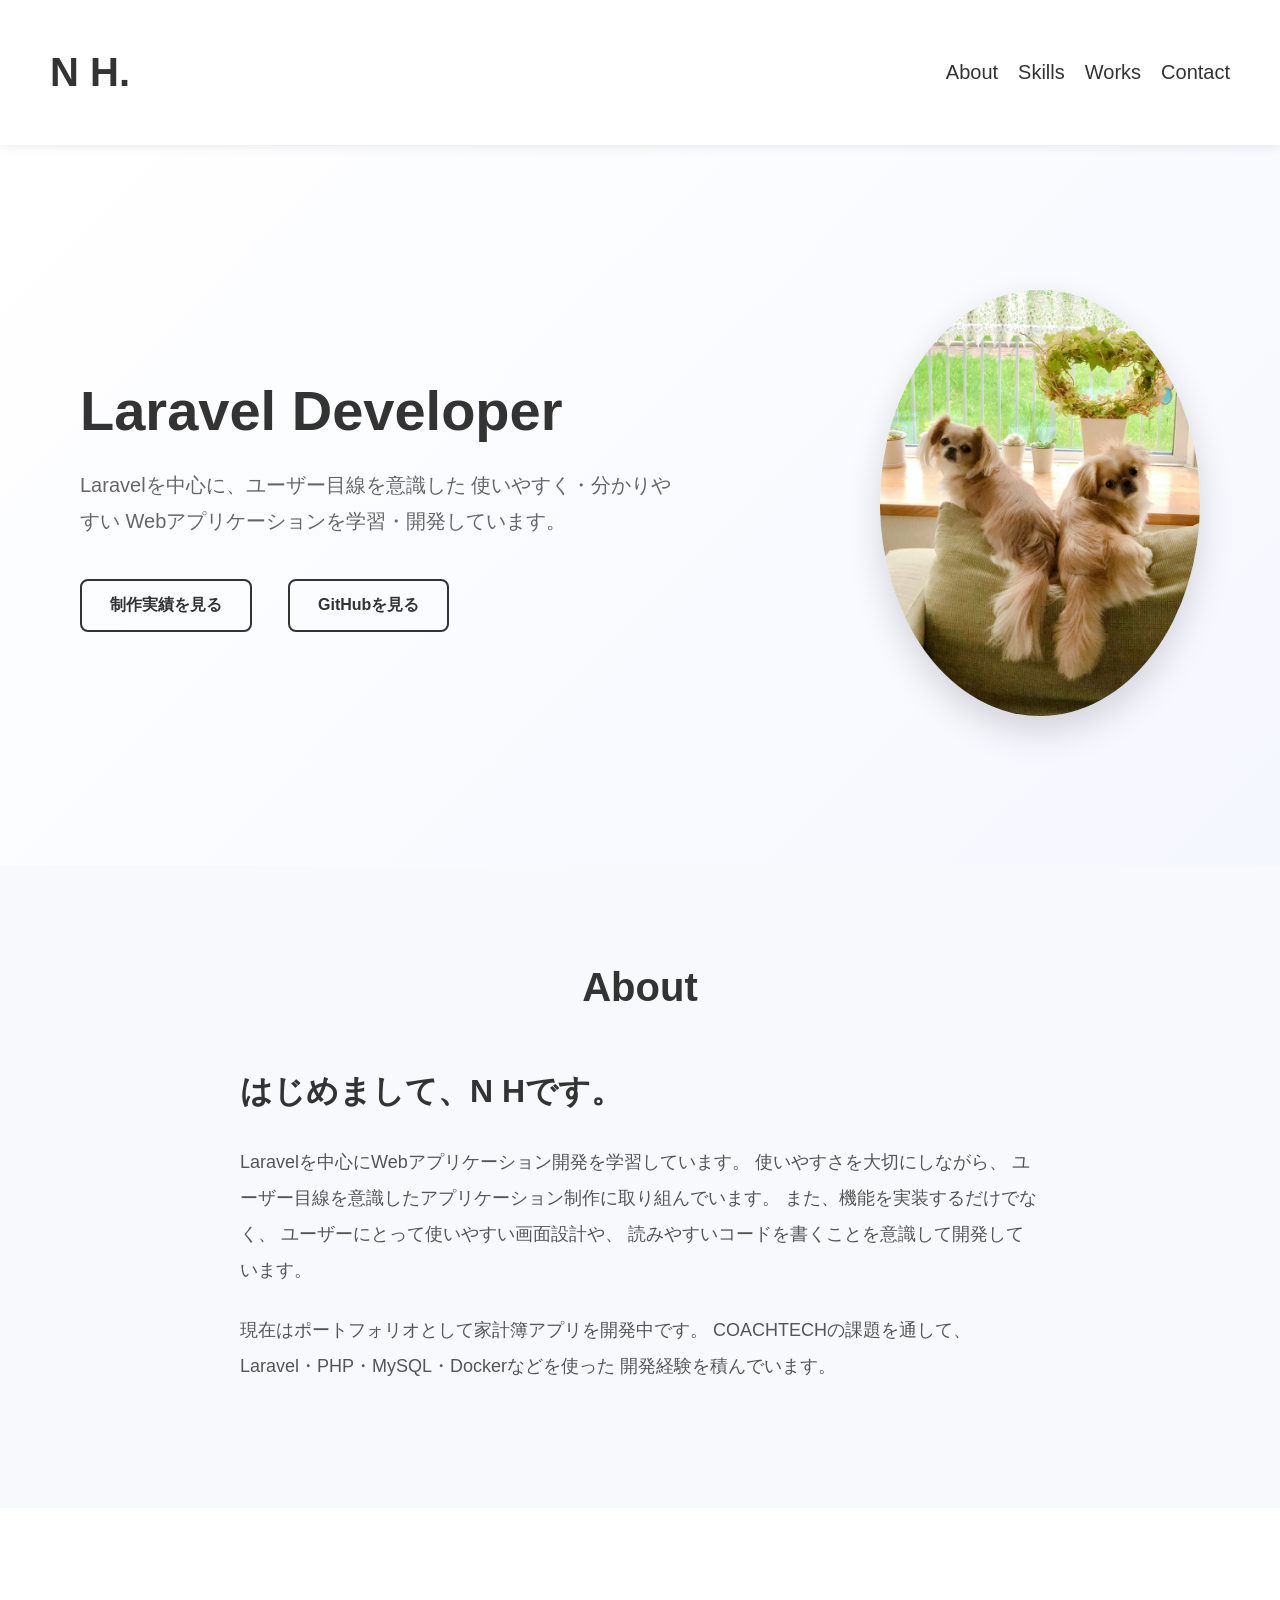
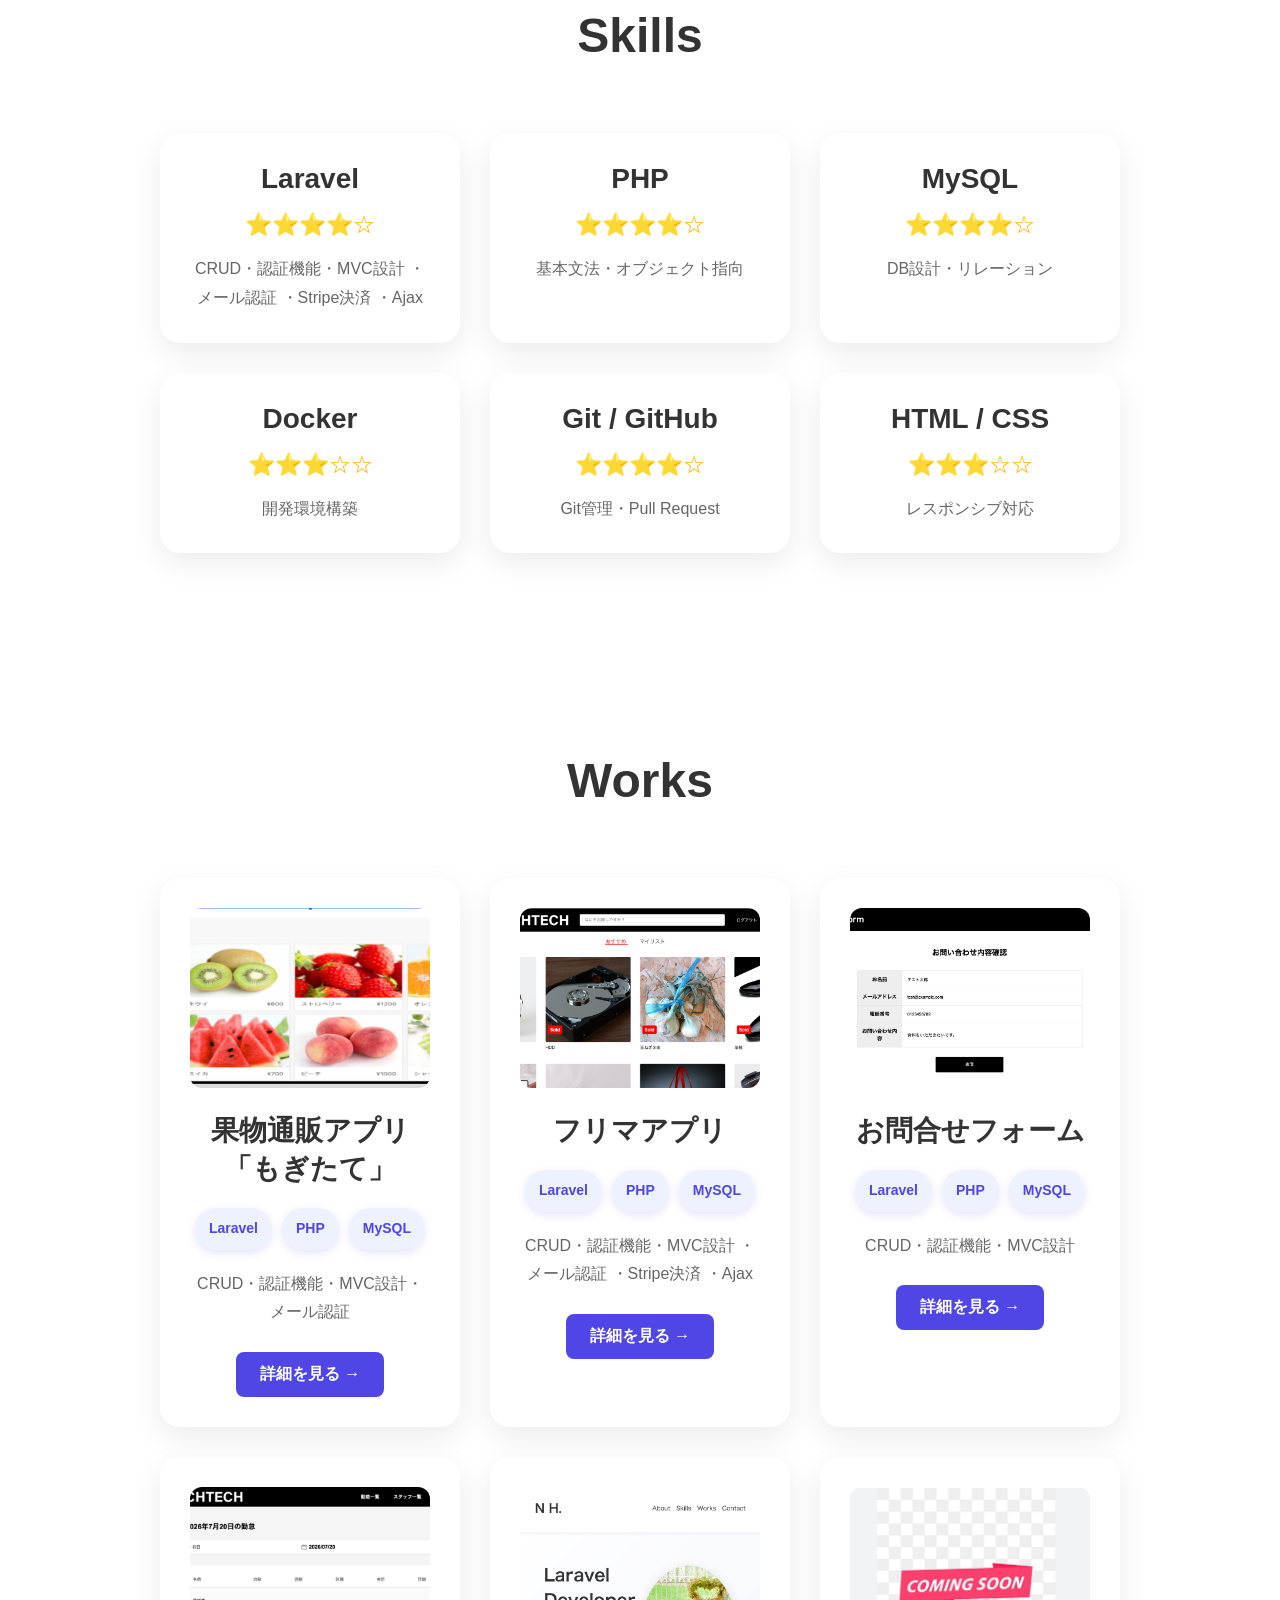
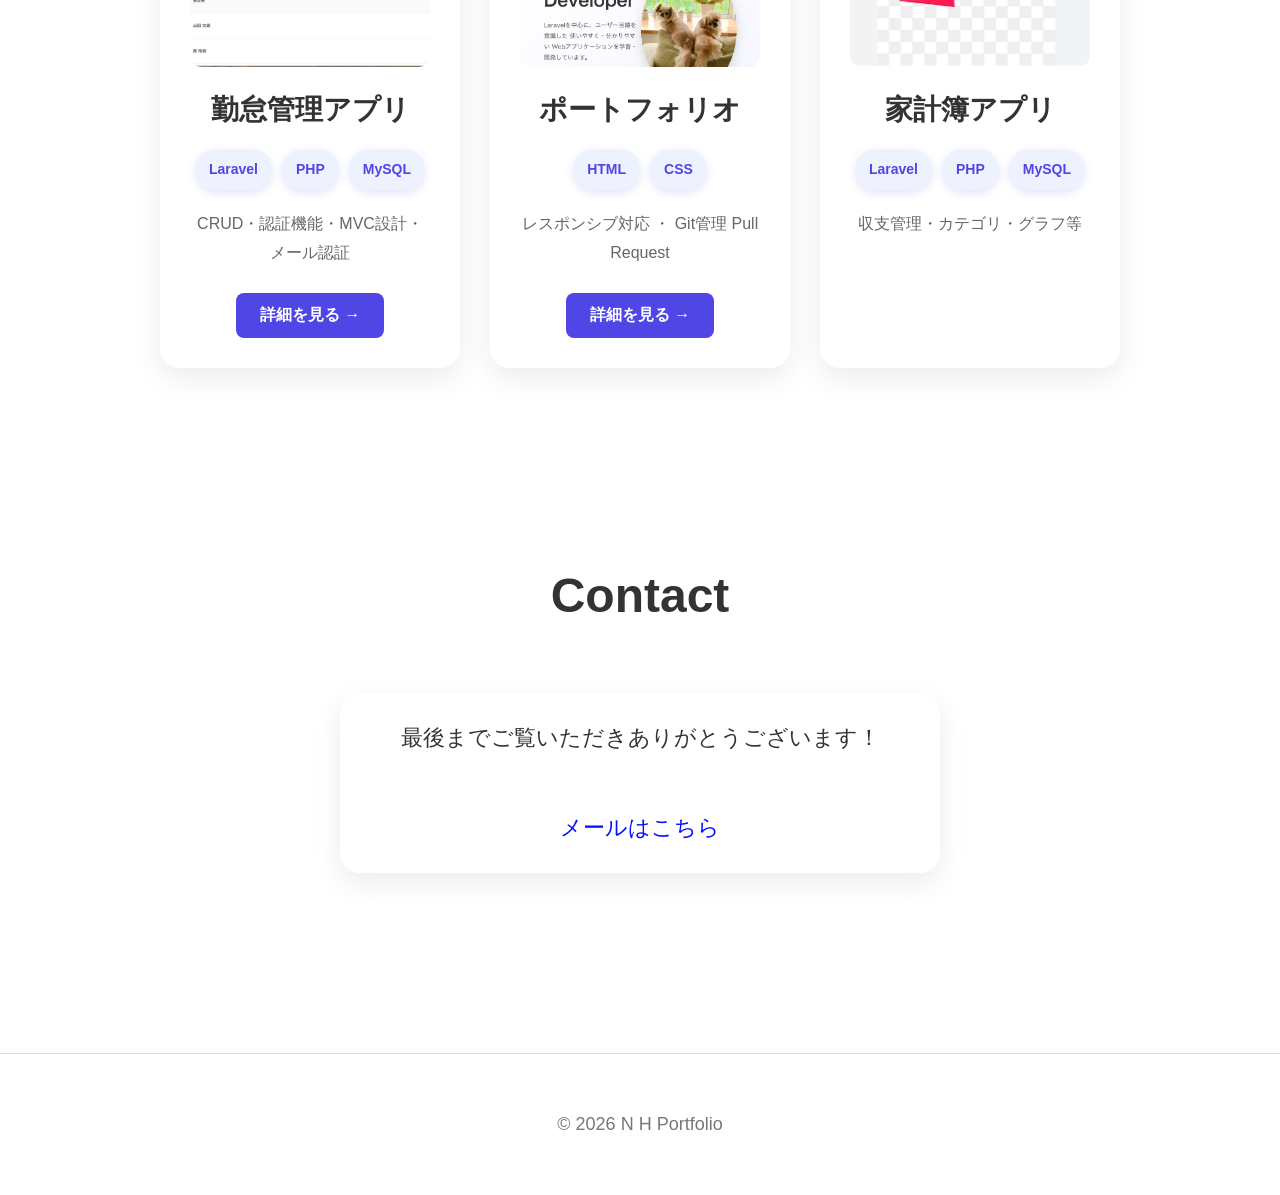
<file: index.html>
<!DOCTYPE html>
<html lang="ja">

    <head>
        <meta charset="UTF-8" />
        <meta name="viewport" content="width=device-width, initial-scale=1.0" />
        <meta name="description"
        content="Laravel・PHPを中心に学習している N H のポートフォリオです。制作実績やスキルを紹介しています。">
        <title>N H | Laravel Developer Portfolio</title>
        <link rel="stylesheet" href="css/style.css">
    </head>

    <body>
        <header>
            <div class="logo">
                <h1>N H.</h1>
            </div>

            <nav>
                <ul class="nav-list">
                    <li><a href="#about">About</a></li>
                    <li><a href="#skills">Skills</a></li>
                    <li><a href="#works">Works</a></li>
                    <li><a href="#contact">Contact</a></li>
                </ul>
            </nav>
        </header>


        <main>
        <section id="hero">

            <div class="hero-content">
                <h2>Laravel Developer</h2>

                <p>
                    Laravelを中心に、ユーザー目線を意識した
                    使いやすく・分かりやすい
                    Webアプリケーションを学習・開発しています。
                </p>
                <div class="hero-buttons">
                    <a href="#works">制作実績を見る</a>
                    <a
                    href="https://github.com/laughricotetsu"
                    target="_blank"
                    rel="noopener noreferrer"
                    >
                    GitHubを見る
                    </a>
                </div>

            </div>

                <div class="hero-image">
                    <img src="images/profile.png" alt="プロフィール画像">
                </div>
        </section>

        <section id="about">

            <h2>About</h2>

            <div class="about-container">

                <div class="about-content">

                    <h3>はじめまして、N Hです。</h3>

                    <p>
                        Laravelを中心にWebアプリケーション開発を学習しています。
                        使いやすさを大切にしながら、
                        ユーザー目線を意識したアプリケーション制作に取り組んでいます。
                        また、機能を実装するだけでなく、
                        ユーザーにとって使いやすい画面設計や、
                        読みやすいコードを書くことを意識して開発しています。
                    </p>

                    <p>
                        現在はポートフォリオとして家計簿アプリを開発中です。
                        COACHTECHの課題を通して、
                        Laravel・PHP・MySQL・Dockerなどを使った
                        開発経験を積んでいます。
                    </p>

                </div>

            </div>

        </section>


        <section id="skills">

            <h2>Skills</h2>

            <div class="skills-container">

                <div class="skill-card">
                    <h3>Laravel</h3>
                    <p>⭐⭐⭐⭐☆</p>
                    <span>CRUD・認証機能・MVC設計 ・メール認証 ・Stripe決済 ・Ajax</span>
                </div>

                <div class="skill-card">
                    <h3>PHP</h3>
                    <p>⭐⭐⭐⭐☆</p>
                    <span>基本文法・オブジェクト指向</span>
                </div>

                <div class="skill-card">
                    <h3>MySQL</h3>
                    <p>⭐⭐⭐⭐☆</p>
                    <span>DB設計・リレーション</span>
                </div>

                <div class="skill-card">
                    <h3>Docker</h3>
                    <p>⭐⭐⭐☆☆</p>
                    <span>開発環境構築</span>
                </div>

                <div class="skill-card">
                    <h3>Git / GitHub</h3>
                    <p>⭐⭐⭐⭐☆</p>
                    <span>Git管理・Pull Request</span>
                </div>

                <div class="skill-card">
                    <h3>HTML / CSS</h3>
                    <p>⭐⭐⭐☆☆</p>
                    <span>レスポンシブ対応</span>
                </div>

            </div>

        </section>


        <section id="works">

            <h2>Works</h2>

            <div class="works-container">

                <div class="work-card">

                    <img src="images/mogitate.png" alt="もぎたて">

                    <h3>果物通販アプリ「もぎたて」</h3>
                    <div class="work-tags">
                        <span>Laravel</span>
                        <span>PHP</span>
                        <span>MySQL</span>
                    </div>
                    <span>CRUD・認証機能・MVC設計・メール認証</span>

                    <a href="https://github.com/laughricotetsu/freshly-picked" class="detail-btn" target="_blank"
                    rel="noopener noreferrer">
                        詳細を見る →
                    </a>

                </div>

                <div class="work-card">
                    <img src="images/fleamarket.png" alt="フリマアプリ">

                    <h3>フリマアプリ</h3>
                    <div class="work-tags">
                        <span>Laravel</span>
                        <span>PHP</span>
                        <span>MySQL</span>
                    </div>
                    <span>CRUD・認証機能・MVC設計 ・メール認証 ・Stripe決済 ・Ajax</span>
                    <a href="https://github.com/laughricotetsu/coachtech_fleamarket" class="detail-btn" target="_blank"
                    rel="noopener noreferrer">
                        詳細を見る →
                    </a>

                </div>



                <div class="work-card">
                    <img src="images/contact-form.png" alt="お問い合わせフォーム">

                    <h3>お問合せフォーム</h3>
                    <div class="work-tags">
                        <span>Laravel</span>
                        <span>PHP</span>
                        <span>MySQL</span>
                    </div>
                    <span>CRUD・認証機能・MVC設計</span>
                        <a href="https://github.com/laughricotetsu/contact-form" class="detail-btn" target="_blank"
                        rel="noopener noreferrer">
                        詳細を見る →
                        </a>

                </div>









                <div class="work-card">
                    <img src="images/attendance.png" alt="勤怠管理アプリ">

                    <h3>勤怠管理アプリ</h3>
                    <div class="work-tags">
                        <span>Laravel</span>
                        <span>PHP</span>
                        <span>MySQL</span>
                    </div>
                    <span>CRUD・認証機能・MVC設計・メール認証</span>
                        <a href="https://github.com/laughricotetsu/Attendance-Management" class="detail-btn" target="_blank"
                        rel="noopener noreferrer">
                        詳細を見る →
                        </a>

                </div>



                <div class="work-card">
                    <img src="images/portfolio.png" alt="ポートフォリオ">

                    <h3>ポートフォリオ</h3>
                    <div class="work-tags">
                        <span>HTML</span>
                        <span>CSS</span>
                    </div>
                    <span>レスポンシブ対応 ・ Git管理   Pull Request </span>
                    <a href="https://github.com/laughricotetsu/portfolio" class="detail-btn" target="_blank"
                    rel="noopener noreferrer">
                        詳細を見る →
                    </a>

                </div>





                <div class="work-card">
                    <img src="images/coming soon.png" alt="家計簿アプリ">
                    <h3>家計簿アプリ</h3>

                    <div class="work-tags">
                        <span>Laravel</span>
                        <span>PHP</span>
                        <span>MySQL</span>
                    </div>
                    <span>収支管理・カテゴリ・グラフ等</span>
                </div>

            </div>

        </section>

        <section id="contact">
    
        <h2>Contact</h2>
            <div class="contact-container">

                <div class="contact-content">

                    <div class="contact-card">
                        <p>最後までご覧いただきありがとうございます！</p>

                        <a href="mailto:ninebird.since2018@gmail.com">メールはこちら</a>
                    </div>

                </div>

            </div>


        </section>

        </main>

        <footer>
            <p>© 2026 N H Portfolio</p>
        </footer>
    </body>
</html>
</file>
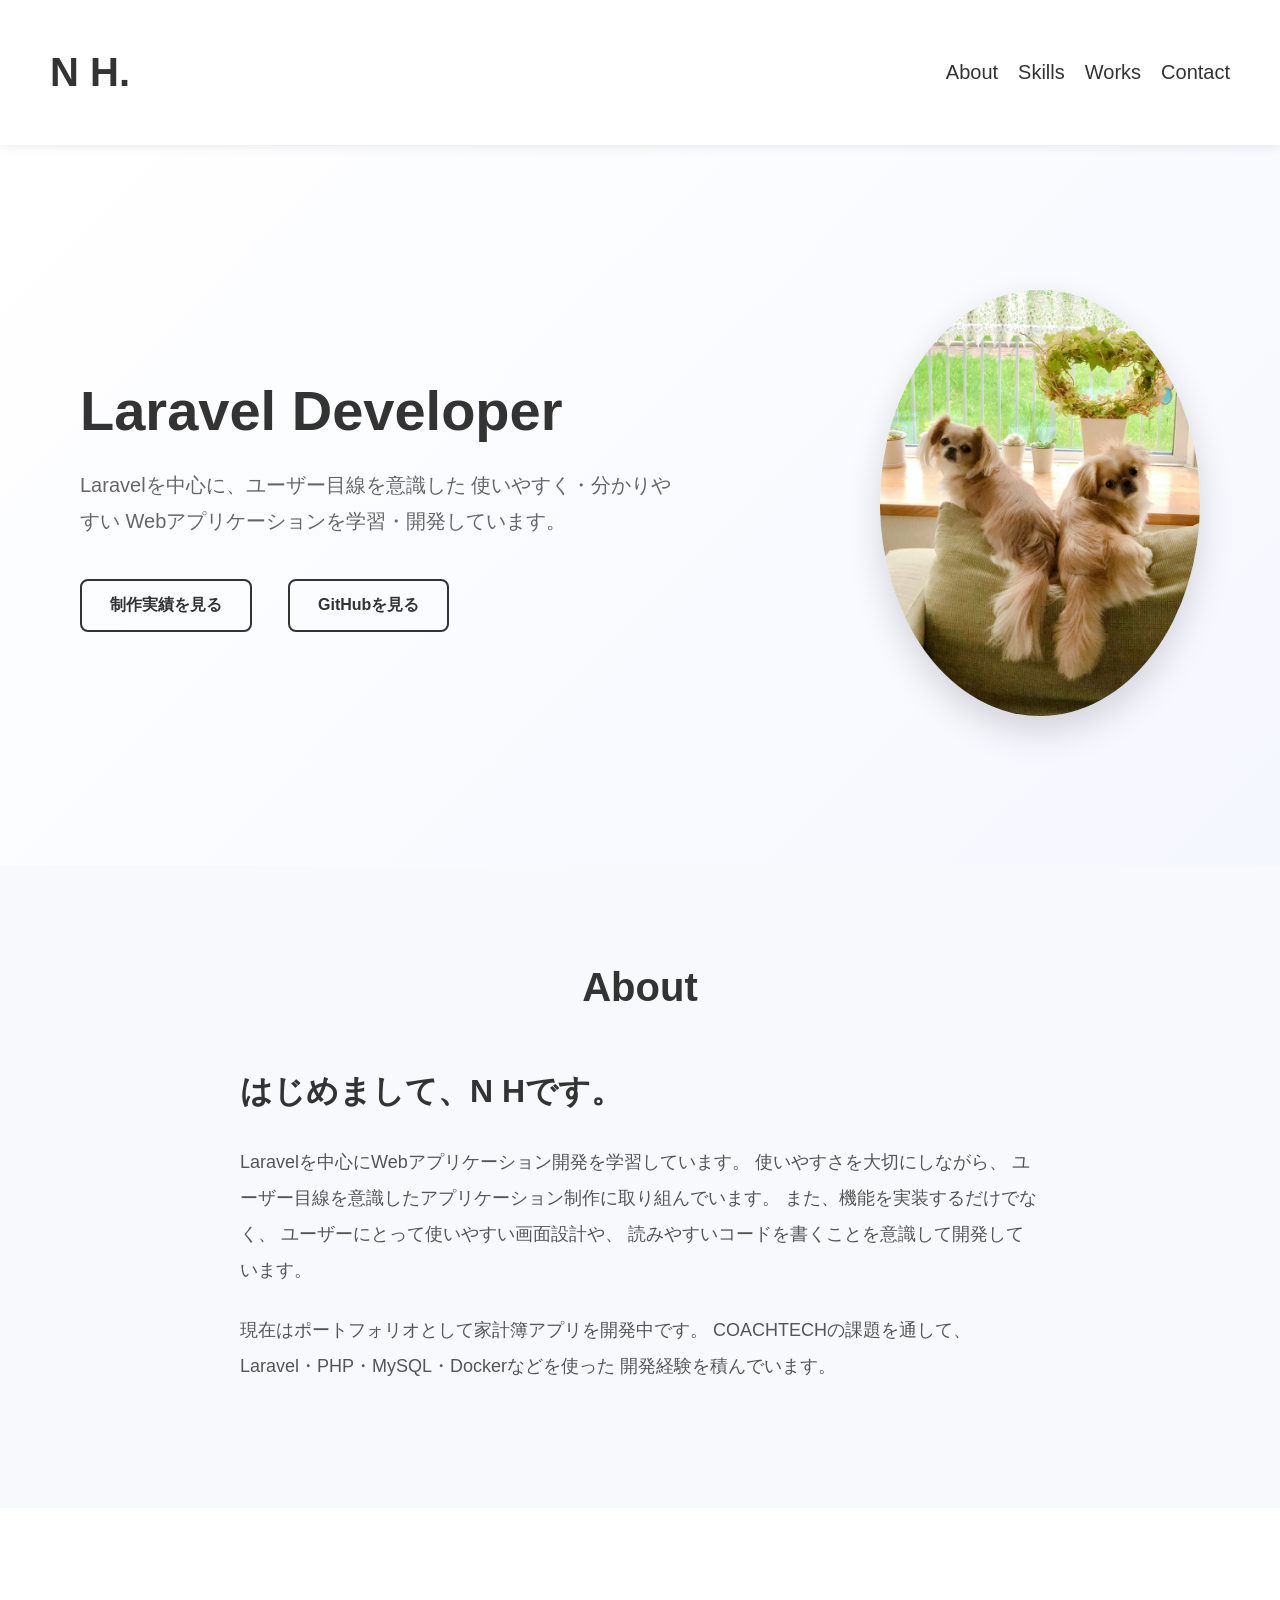
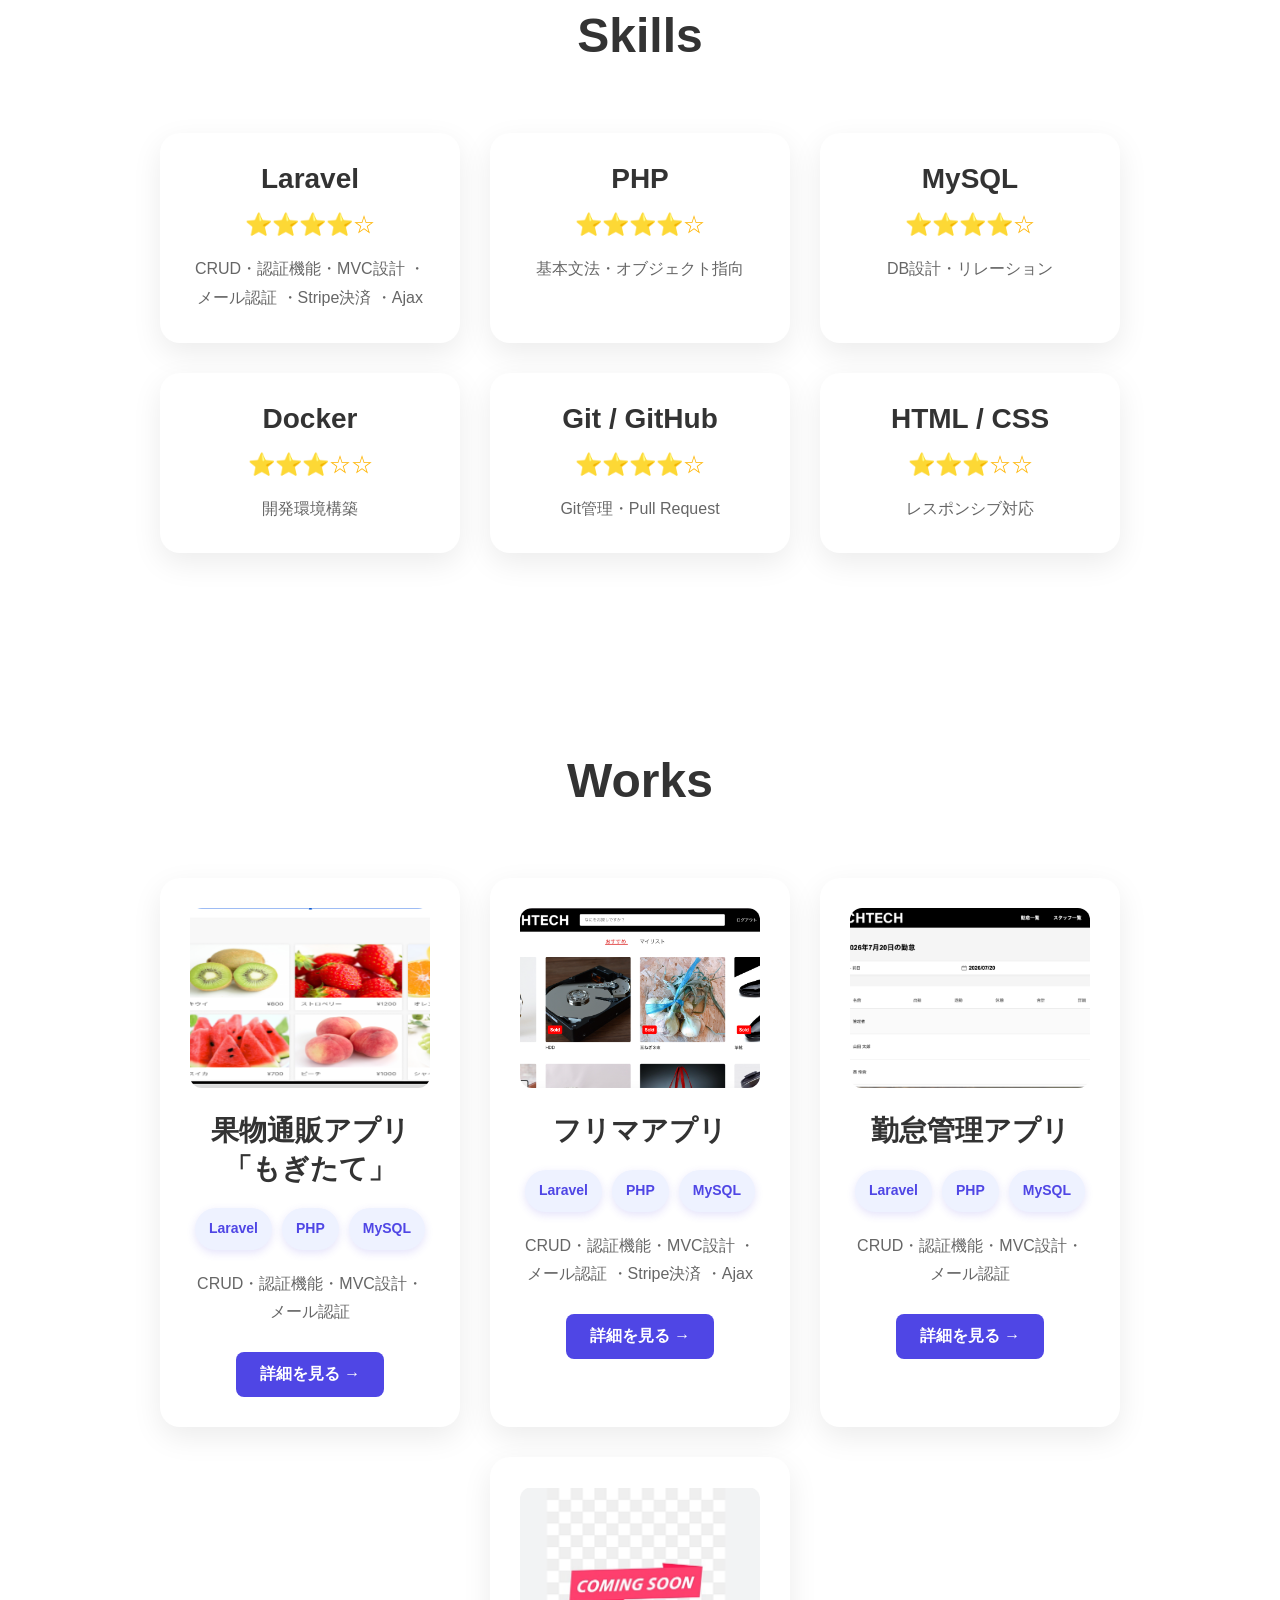
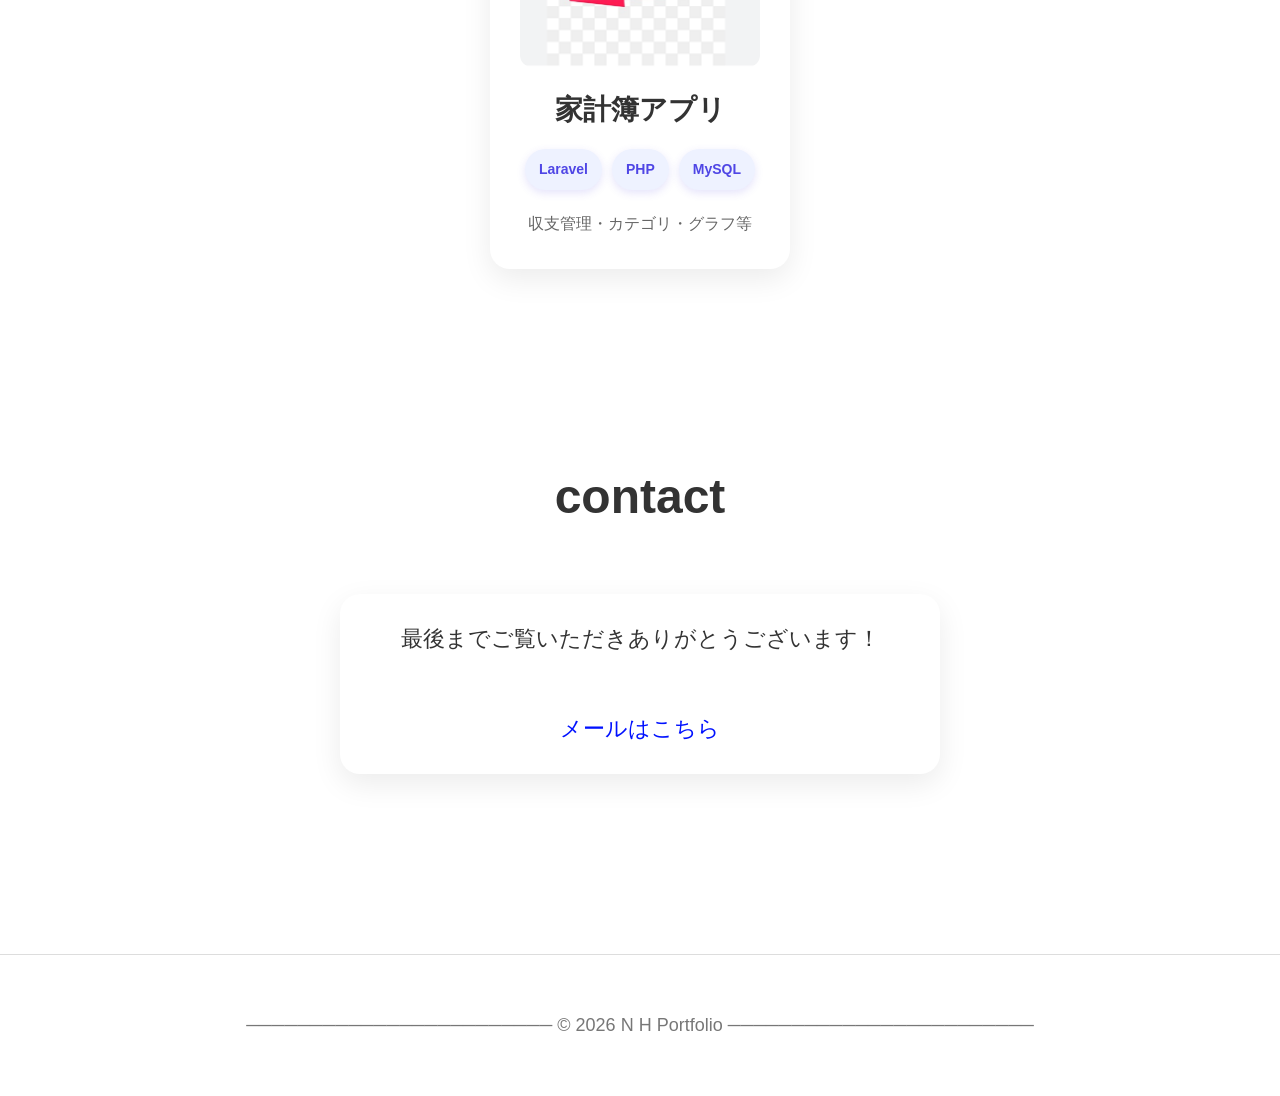
<file: html/index.html>
<!DOCTYPE html>
<html lang="ja">

    <head>
        <meta charset="UTF-8" />
        <meta name="viewport" content="width=device-width, initial-scale=1.0" />
        <meta name="description"
        content="Laravel・PHPを中心に学習している N H のポートフォリオです。制作実績やスキルを紹介しています。">
        <title>N H | Laravel Developer Portfolio</title>
        <link rel="stylesheet" href="../css/style.css">
    </head>

    <body>
        <header>
            <div class="logo">
                <h1>N H.</h1>
            </div>

            <nav>
                <ul class="nav-list">
                    <li><a href="#about">About</a></li>
                    <li><a href="#skills">Skills</a></li>
                    <li><a href="#works">Works</a></li>
                    <li><a href="#contact">Contact</a></li>
                </ul>
            </nav>
        </header>


        <main>
        <section id="hero">

            <div class="hero-content">
                <h2>Laravel Developer</h2>

                <p>
                    Laravelを中心に、ユーザー目線を意識した
                    使いやすく・分かりやすい
                    Webアプリケーションを学習・開発しています。
                </p>
                <div class="hero-buttons">
                    <a href="#works">制作実績を見る</a>
                    <a href="https://github.com/laughricotetsu" target="_blank">
                        GitHubを見る
                    </a>
                </div>

            </div>

                <div class="hero-image">
                    <img src="../images/profile.png" alt="プロフィール画像">
                </div>
        </section>

        <section id="about">

            <h2>About</h2>

            <div class="about-container">

                <div class="about-content">

                    <h3>はじめまして、N Hです。</h3>

                    <p>
                        Laravelを中心にWebアプリケーション開発を学習しています。
                        使いやすさを大切にしながら、
                        ユーザー目線を意識したアプリケーション制作に取り組んでいます。
                        また、機能を実装するだけでなく、
                        ユーザーにとって使いやすい画面設計や、
                        読みやすいコードを書くことを意識して開発しています。
                    </p>

                    <p>
                        現在はポートフォリオとして家計簿アプリを開発中です。
                        COACHTECHの課題を通して、
                        Laravel・PHP・MySQL・Dockerなどを使った
                        開発経験を積んでいます。
                    </p>

                </div>

            </div>

        </section>


        <section id="skills">

            <h2>Skills</h2>

            <div class="skills-container">

                <div class="skill-card">
                    <h3>Laravel</h3>
                    <p>⭐⭐⭐⭐☆</p>
                    <span>CRUD・認証機能・MVC設計 ・メール認証 ・Stripe決済 ・Ajax</span>
                </div>

                <div class="skill-card">
                    <h3>PHP</h3>
                    <p>⭐⭐⭐⭐☆</p>
                    <span>基本文法・オブジェクト指向</span>
                </div>

                <div class="skill-card">
                    <h3>MySQL</h3>
                    <p>⭐⭐⭐⭐☆</p>
                    <span>DB設計・リレーション</span>
                </div>

                <div class="skill-card">
                    <h3>Docker</h3>
                    <p>⭐⭐⭐☆☆</p>
                    <span>開発環境構築</span>
                </div>

                <div class="skill-card">
                    <h3>Git / GitHub</h3>
                    <p>⭐⭐⭐⭐☆</p>
                    <span>Git管理・Pull Request</span>
                </div>

                <div class="skill-card">
                    <h3>HTML / CSS</h3>
                    <p>⭐⭐⭐☆☆</p>
                    <span>レスポンシブ対応</span>
                </div>

            </div>

        </section>


        <section id="works">

            <h2>Works</h2>

            <div class="works-container">

                <div class="work-card">

                    <img src="../images/mogitate.png" alt="もぎたて">

                    <h3>果物通販アプリ「もぎたて」</h3>
                    <div class="work-tags">
                        <span>Laravel</span>
                        <span>PHP</span>
                        <span>MySQL</span>
                    </div>
                    <span>CRUD・認証機能・MVC設計・メール認証</span>

                    <a href="https://github.com/laughricotetsu/freshly-picked" class="detail-btn" target="_blank">
                        詳細を見る →
                    </a>

                </div>

                <div class="work-card">
                    <img src="../images/fleamarket.png" alt="フリマアプリ">

                    <h3>フリマアプリ</h3>
                    <div class="work-tags">
                        <span>Laravel</span>
                        <span>PHP</span>
                        <span>MySQL</span>
                    </div>
                    <span>CRUD・認証機能・MVC設計 ・メール認証 ・Stripe決済 ・Ajax</span>
                    <a href="https://github.com/laughricotetsu/coachtech_fleamarket" class="detail-btn" target="_blank">
                        詳細を見る →
                    </a>

                </div>

                <div class="work-card">
                    <img src="../images/attendance.png" alt="勤怠管理アプリ">

                    <h3>勤怠管理アプリ</h3>
                    <div class="work-tags">
                        <span>Laravel</span>
                        <span>PHP</span>
                        <span>MySQL</span>
                    </div>
                    <span>CRUD・認証機能・MVC設計・メール認証</span>
                                        <a href="https://github.com/laughricotetsu/Attendance-Management" class="detail-btn" target="_blank">
                        詳細を見る →
                    </a>

                </div>

                <div class="work-card">
                    <img src="../images/coming soon.png" alt="家計簿アプリ">
                    <h3>家計簿アプリ</h3>

                    <div class="work-tags">
                        <span>Laravel</span>
                        <span>PHP</span>
                        <span>MySQL</span>
                    </div>
                    <span>収支管理・カテゴリ・グラフ等</span>
                </div>

            </div>

        </section>

        <section id="contact">
    
        <h2>contact</h2>
            <div class="contact-container">

                <div class="contact-content">

                    <div class="contact-card">
                        <p>最後までご覧いただきありがとうございます！</p>

                        <a href="mailto:ninebird.since2018@gmail.com">メールはこちら</a>
                    </div>

                </div>

            </div>


        </section>

        </main>

        <footer>
            <p>────────────────────────

            © 2026 N H Portfolio

            ────────────────────────</p>
        </footer>

    </body>
</html>
</file>
<file: css/style.css>
* {
    margin: 0;
    padding: 0;
    box-sizing: border-box;
}

html{
    scroll-behavior:smooth;
}

body {
    font-family: "Noto Sans JP", sans-serif;
    color: #333;
    background-color: #fff;
}

a {
    text-decoration: none;
    color: inherit;
}

ul {
    list-style: none;
}

header {
    display: flex;
    justify-content: space-between;
    align-items: center;
    padding: 50px;
    font-size: 20px;
    position: sticky;
    top: 0;
    background: rgba(255,255,255,.9);
    backdrop-filter: blur(10px);
    z-index: 100;
    box-shadow: 0 2px 10px rgba(0,0,0,.08);
}

.nav-list {
    display: flex;
    list-style: none;
    gap: 20px;
    margin: 0;
    padding: 0;
}

.nav-list a {
    display: inline-block;
    transition: transform 0.3s ease, color 0.3s ease;
}

.nav-list a:hover {
    transform: scale(1.05);
    color: #4F46E5;
}

.hero-buttons a {
    display: inline-block;
    padding: 12px 24px;
    border: 2px solid #333;
    border-radius: 8px;
    margin-right: 16px;
    transition: 0.3s;
}

body{
    max-width:1540px;
    margin:0 auto;
}

#hero {
    display: flex;
    justify-content: space-between;
    align-items: center;
    padding: 100px 80px;
    min-height: 80vh;
    background: linear-gradient(
    135deg,
    #ffffff 0%,
    #f5f7ff 100%
    );
    position:relative;
    overflow:hidden;
}

#hero::before{
    content:"";
    position:absolute;
    width:300px;
    height:300px;
    border-radius:50%;
    background:#EEF2FF;
    top:-100px;
    right:-80px;
    z-index:-1;
}

.hero-content {
    max-width: 600px;
}

.hero-content h2 {
    font-size: 56px;
    font-weight: 700;
    margin-bottom: 24px;
}

.hero-content p {
    font-size: 20px;
    line-height: 1.8;
    margin-bottom: 40px;
    color: #666;
}

.hero-buttons {
    display: flex;
    gap: 20px;
}

.hero-buttons a {
    display: inline-block;
    padding: 14px 28px;
    border-radius: 8px;
    border: 2px solid #333;
    font-weight: bold;
    transition: 0.3s;
}

.hero-buttons a:hover {
    background: #333;
    color: white;
}

.hero-image img{
    width: 320px;
    border-radius: 50%;
    box-shadow: 0 15px 35px rgba(0,0,0,.15);
}

#about {
    padding: 100px 80px;
    background-color: #f8f9fc;
}

.about-container{
    display: flex;
    justify-content: space-between;
    align-items: center;
    gap: 80px;
}

#about h2 {
    font-size: 40px;
    text-align: center;
    margin-bottom: 60px;
}

.about-content {
    max-width: 800px;
    margin: 0 auto;
    flex: 1;
}

.about-content p {
    font-size: 18px;
    line-height: 2;
    margin-bottom: 24px;
    color: #555;
}

.about-content h3 {
    font-size: 32px;
    margin-bottom: 30px;
}

#skills{
    padding:100px 80px;
}

#skills h2{
    text-align:center;
    font-size:48px;
    margin-bottom:70px;
}

.skills-container{
    display:flex;
    flex-wrap:wrap;
    justify-content:center;
    gap:30px;
}

.skill-card{
    width:300px;
    padding:30px;
    border-radius:20px;
    background:#ffffff;
    box-shadow:0 10px 30px rgba(0,0,0,.08);
    text-align:center;
    transition:.3s;
}

.skill-card:hover{
    transform:translateY(-10px);
    box-shadow:0 20px 40px rgba(0,0,0,.15);
}

.skill-card h3{
    font-size:28px;
    margin-bottom:15px;
}

.skill-card p{
    color:#ffb400;
    font-size:22px;
    margin-bottom:15px;
}

.skill-card span{
    color:#666;
    line-height:1.8;
}


#works{
    padding:100px 80px;
}

#works h2{
    text-align:center;
    font-size:48px;
    margin-bottom:70px;
}

.works-container{
    display:flex;
    flex-wrap:wrap;
    justify-content:center;
    gap:30px;
}

.work-card{
    width:300px;
    padding:30px;
    border-radius:20px;
    background:#ffffff;
    box-shadow:0 10px 30px rgba(0,0,0,.08);
    text-align:center;
    overflow:hidden;
    transition:.4s;
}

.work-card:hover{
    transform:translateY(-10px);
    box-shadow:0 20px 40px rgba(0,0,0,.15);
}

.work-card h3{
    font-size:28px;
    margin-bottom:15px;
}

.work-card p{
    color:#0095ff;
    font-size:22px;
    margin-bottom:15px;
}

.work-card span{
    color:#666;
    line-height:1.8;
}

.work-card img{

    width:100%;
    height:180px;
    object-fit:cover;
    border-radius:12px;
    margin-bottom:20px;
}

.work-card:hover img{
    transform:scale(1.05);
}

.work-tags{
    display: flex;
    justify-content: center;
    flex-wrap: wrap;
    gap: 10px;
    margin: 20px 0;
}

.work-tags span{
    background: #EEF2FF;
    color: #4F46E5;
    padding: 8px 14px;
    border-radius: 999px;
    font-size: 14px;
    font-weight: bold;
    box-shadow:0 3px 8px rgba(79,70,229,.15);
    transition:.3s;
}

.work-tags span:hover{
    transform:translateY(-3px);
    background:#4F46E5;
    color:white;
}

.detail-btn{
    display:block;
    margin-top:25px;
    padding:12px 24px;
    border-radius:8px;
    background:#4F46E5;
    color:white;
    font-weight:bold;
    transition:.3s;
    width:fit-content;
    margin:25px auto 0;
}

.detail-btn:hover{
    background:#3730A3;
    transform:translateY(-3px);
}

#contact{
    padding:100px 80px;
}

#contact h2{
    text-align:center;
    font-size:48px;
    margin-bottom:70px;
}

.contact-content{
    text-align: center;
}

.contact-content p{
    font-size:22px;
    text-align: center;
    margin-bottom: 60px;
}

.contact-content a{
    font-size:22px;
    margin-bottom: 60px;
    color:#0011ff;
    font-size:22px;
}

.contact-card{
    width:600px;
    padding:30px;
    margin:0 auto; 
    border-radius:20px;
    background:#ffffff;
    box-shadow:0 10px 30px rgba(0,0,0,.08);
    text-align:center;
    overflow:hidden;
    transition:.4s;
}

.contact-card:hover{
    transform:translateY(-10px);
    box-shadow:0 20px 40px rgba(0,0,0,.15);
}

footer{
    margin-top:80px;
    padding:30px;
    text-align:center;
    border-top:1px solid #ddd;
    color:#777;
    font-size:15px;
}

footer p{
    text-align:center;
    font-size:18px;
    color:#777;
    padding:30px 0;
}

@media screen and (max-width:768px){

    header{
        flex-direction:column;
        gap:20px;
        padding:30px;
    }

    .nav-list{
        flex-wrap:wrap;
        justify-content:center;
    }

    #hero{
        flex-direction:column;
        text-align:center;
        padding:60px 30px;
    }

    .hero-content h2{
        font-size:42px;
    }

    .hero-image img{
        width:220px;
        margin-top:40px;
    }

    #about,
    #skills,
    #works,
    #contact{
        padding:60px 30px;
    }

    .contact-card{
        width:100%;
    }

    .skill-card,
    .work-card{
        width:100%;
    }

    footer{
        margin-top:100px;
        padding:30px 0;
        border-top:1px solid #ddd;
        text-align:center;
    }
    
}
</file>
